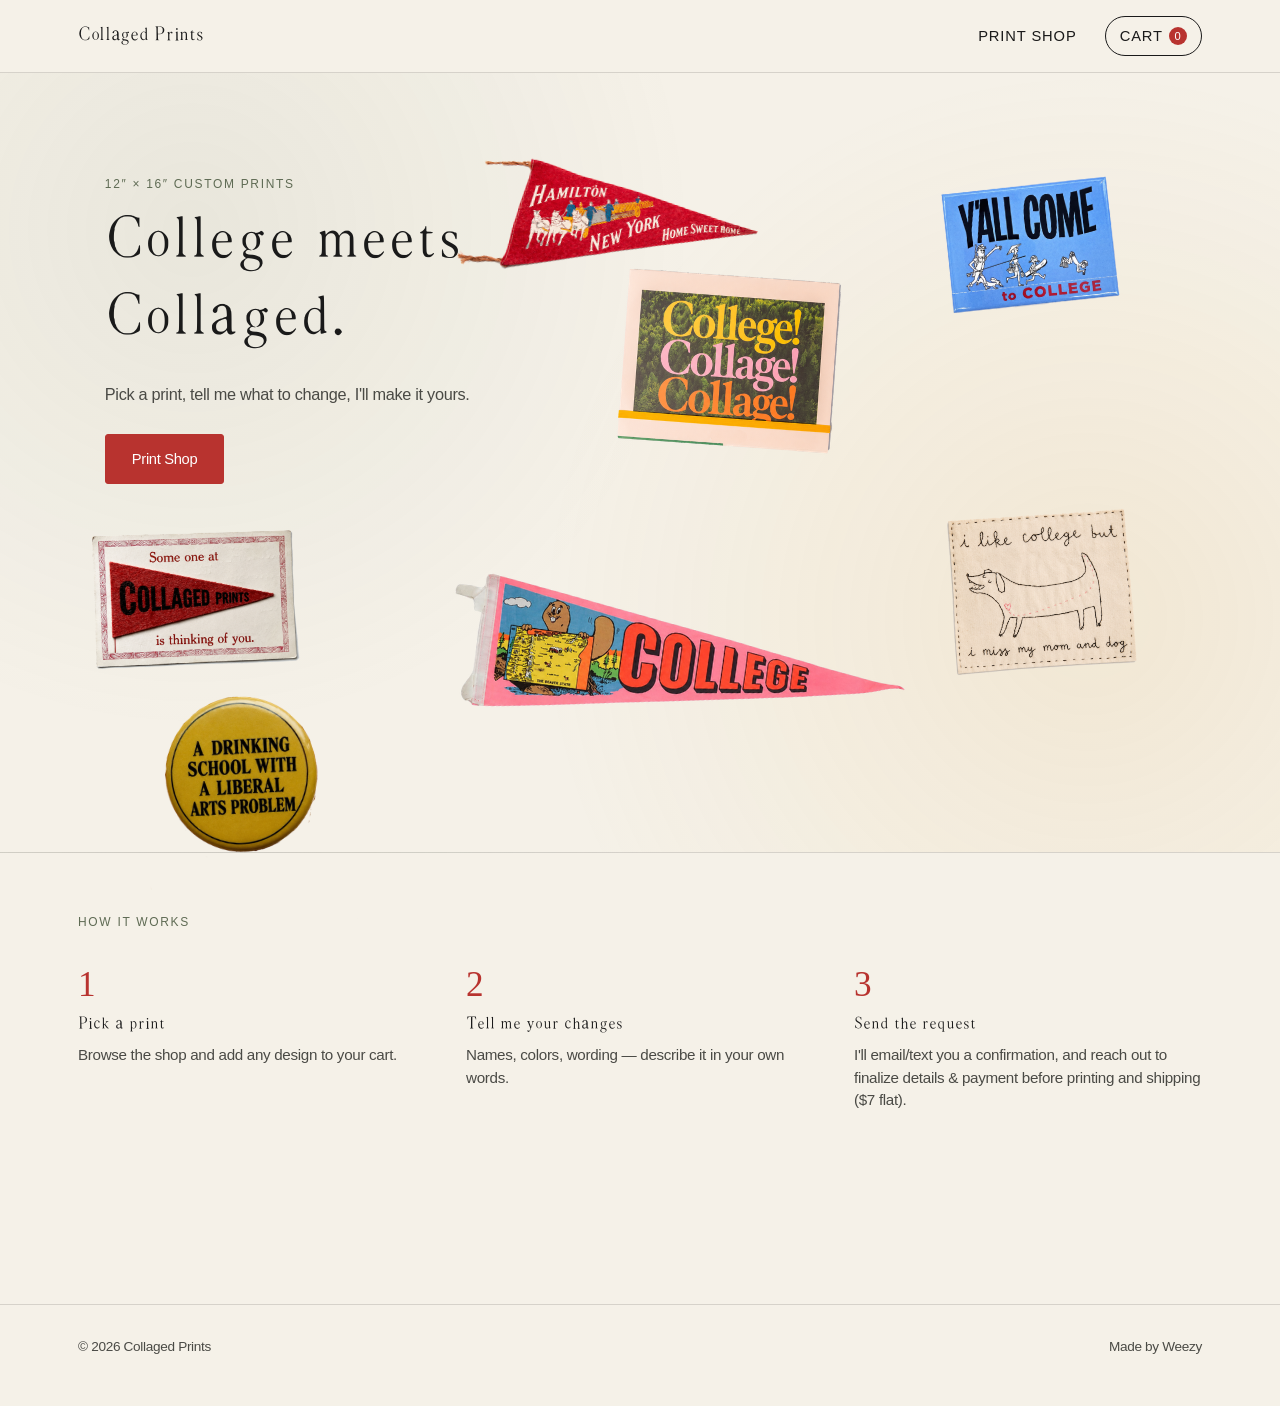
<file: index.html>
<!DOCTYPE html>
<html lang="en">
<head>
<meta charset="UTF-8">
<meta name="viewport" content="width=device-width, initial-scale=1.0">
<title>Collaged Prints — Custom 12×16 Art Prints</title>
<link rel="stylesheet" href="css/styles.css">
<link rel="stylesheet" href="css/home.css">
</head>
<body>

<nav class="site-nav">
  <div class="container">
    <a href="index.html" class="wordmark"><span class="wordmark-line1">Collaged</span> <span class="wordmark-line2">Prints</span></a>
    <ul class="links">
      <li class="nav-shop"><a href="shop.html">Print Shop</a></li>
      <li class="nav-cart"><a href="cart.html" class="cart-link">Cart <span class="cart-count" id="navCartCount">0</span></a></li>
    </ul>
  </div>
</nav>

<div class="home-flow">
<header class="board" id="board">
  <div class="board-intro">
    <p class="eyebrow">12&Prime; × 16&Prime; custom prints</p>
    <h1 class="board-title"><span class="board-title-line1">College meets</span> <span class="board-title-line2">Collaged.</span></h1>
    <p class="board-sub">Pick a print, tell me what to change, I'll make it yours.</p>
    <a href="shop.html" class="btn btn-cherry">Print Shop</a>
  </div>
</header>

<!-- Fixed decorative collage pieces. Swap the src on these <img> tags for
     your own PNGs — drop files into /assets/collage/ and update the paths.
     Overlays the hero on desktop; reflows after "How it works" on phone. -->
<div class="collage-pieces" id="collagePieces">
  <div class="drag-piece piece-dog" style="top:56%; left:74%; width:15%; --r:-4deg;">
    <img src="assets/collage/collage-dog-embroidery.png" alt="">
  </div>
  <div class="drag-piece piece-book" style="top:11%; left:45%; width:24%; --r:4deg;">
    <img src="assets/collage/collage-college-collage-book.png" alt="">
  </div>
  <div class="drag-piece piece-pennant-pink" style="top:57%; left:32%; width:40%; --r:8deg;">
    <img src="assets/collage/collage-college-pennant.png" alt="">
  </div>
  <div class="drag-piece piece-yall" style="top:7%; left:73%; width:15%; --r:-6deg;">
    <img src="assets/collage/collage-yall-come-magnet.png" alt="">
  </div>
  <div class="drag-piece piece-pennant-red" style="top:6%; left:36%; width:25%; --r:11deg;">
    <img src="assets/collage/collage-hamilton-pennant.png" alt="">
  </div>
  <div class="drag-piece piece-button" style="top:73%; left:8%; width:22%; --r:-3deg;">
    <img src="assets/collage/collage-drinking-school-button.png" alt="">
  </div>
  <div class="drag-piece piece-postcard" style="top:56%; left:6%; width:18%; --r:-2deg;">
    <img src="assets/collage/collage-thinking-of-you-postcard.png" alt="">
  </div>
</div>

<section class="how-it-works container">
  <p class="eyebrow">How it works</p>
  <div class="steps">
    <div class="step">
      <span class="step-num display">1</span>
      <h3>Pick a print</h3>
      <p>Browse the shop and add any design to your cart.</p>
    </div>
    <div class="step">
      <span class="step-num display">2</span>
      <h3>Tell me your changes</h3>
      <p>Names, colors, wording — describe it in your own words.</p>
    </div>
    <div class="step">
      <span class="step-num display">3</span>
      <h3>Send the request</h3>
      <p>I'll email/text you a confirmation, and reach out to finalize details &amp; payment before printing and shipping ($7 flat).</p>
    </div>
  </div>
</section>
</div>

<footer class="site-footer">
  <div class="container">
    <span>&copy; <span id="year"></span> Collaged Prints</span>
    <span>Made by Weezy</span>
  </div>
</footer>

<script src="js/cart.js"></script>
<script>document.getElementById('year').textContent = new Date().getFullYear();</script>
</body>
</html>
</file>
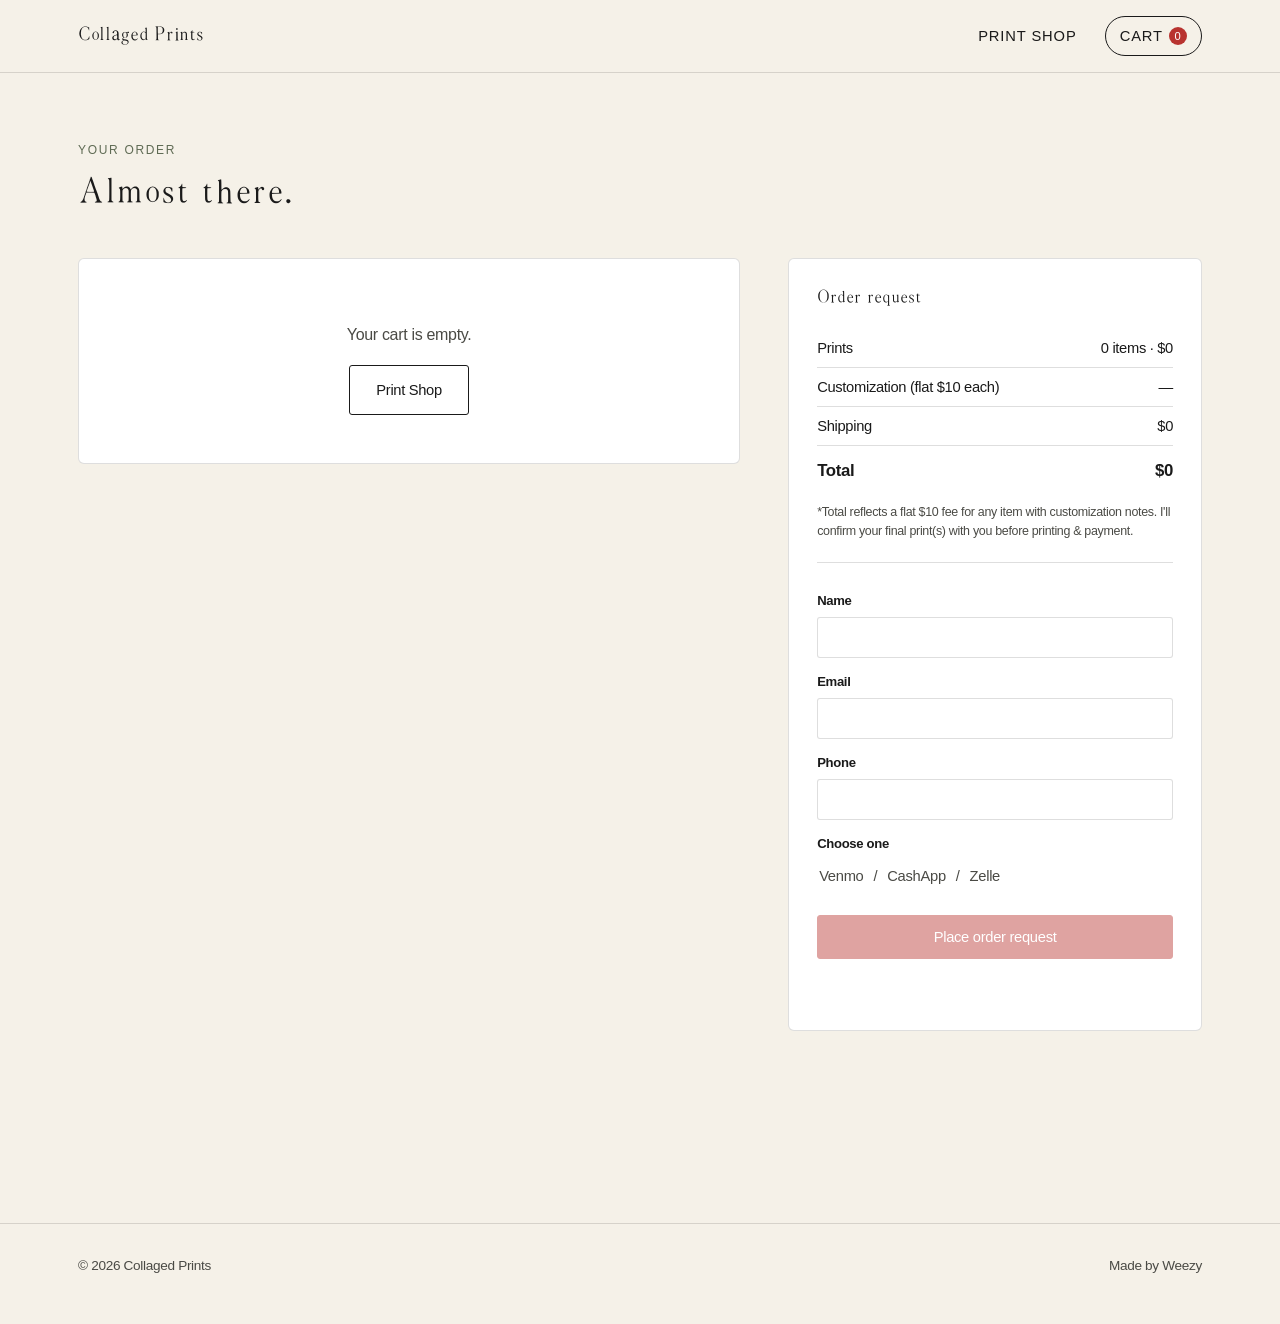
<file: cart.html>
<!DOCTYPE html>
<html lang="en">
<head>
<meta charset="UTF-8">
<meta name="viewport" content="width=device-width, initial-scale=1.0">
<title>Your Cart — Collaged Prints</title>
<link rel="stylesheet" href="css/styles.css">
<link rel="stylesheet" href="css/cart.css">
</head>
<body>

<nav class="site-nav">
  <div class="container">
    <a href="index.html" class="wordmark"><span class="wordmark-line1">Collaged</span> <span class="wordmark-line2">Prints</span></a>
    <ul class="links">
      <li class="nav-shop"><a href="shop.html">Print Shop</a></li>
      <li class="nav-cart"><a href="cart.html" class="cart-link">Cart <span class="cart-count" id="navCartCount">0</span></a></li>
    </ul>
  </div>
</nav>

<header class="cart-hero container">
  <p class="eyebrow">Your order</p>
  <h1>Almost there.</h1>
</header>

<main class="container cart-layout">
  <section class="cart-items" id="cartItems">
    <!-- Rendered by cart-page.js -->
  </section>

  <aside class="cart-summary">
    <h2>Order request</h2>

    <div class="summary-line">
      <span>Prints</span>
      <span id="sumTemplateCount">0 items</span>
    </div>
    <div class="summary-line">
      <span>Customization (flat $10 each)</span>
      <span id="sumCustomization">—</span>
    </div>
    <div class="summary-line">
      <span>Shipping</span>
      <span id="sumShipping">$0</span>
    </div>
    <div class="summary-line summary-total">
      <span>Total</span>
      <span id="sumTotal">$0</span>
    </div>
    <p class="summary-disclaimer">*Total reflects a flat $10 fee for any item with customization notes. I'll confirm your final print(s) with you before printing &amp; payment.</p>

    <form id="contactForm" class="contact-form">
      <label for="custName">Name</label>
      <input type="text" id="custName" name="name" required>

      <label for="custEmail">Email</label>
      <input type="email" id="custEmail" name="email" required>

      <label for="custPhone">Phone</label>
      <input type="tel" id="custPhone" name="phone" required>

      <label class="pay-label">Choose one</label>
      <div class="pay-options" id="payOptions">
        <button type="button" class="pay-option" data-method="Venmo">Venmo</button>
        <span class="pay-sep">/</span>
        <button type="button" class="pay-option" data-method="CashApp">CashApp</button>
        <span class="pay-sep">/</span>
        <button type="button" class="pay-option" data-method="Zelle">Zelle</button>
      </div>

      <button type="submit" class="btn btn-cherry" id="placeOrderBtn">Place order request</button>
      <p class="form-status" id="formStatus" role="status"></p>
    </form>
  </aside>
</main>

<footer class="site-footer">
  <div class="container">
    <span>&copy; <span id="year"></span> Collaged Prints</span>
    <span>Made by Weezy</span>
  </div>
</footer>

<script src="js/cart.js"></script>
<script src="js/cart-page.js"></script>
<script>document.getElementById('year').textContent = new Date().getFullYear();</script>
</body>
</html>
</file>
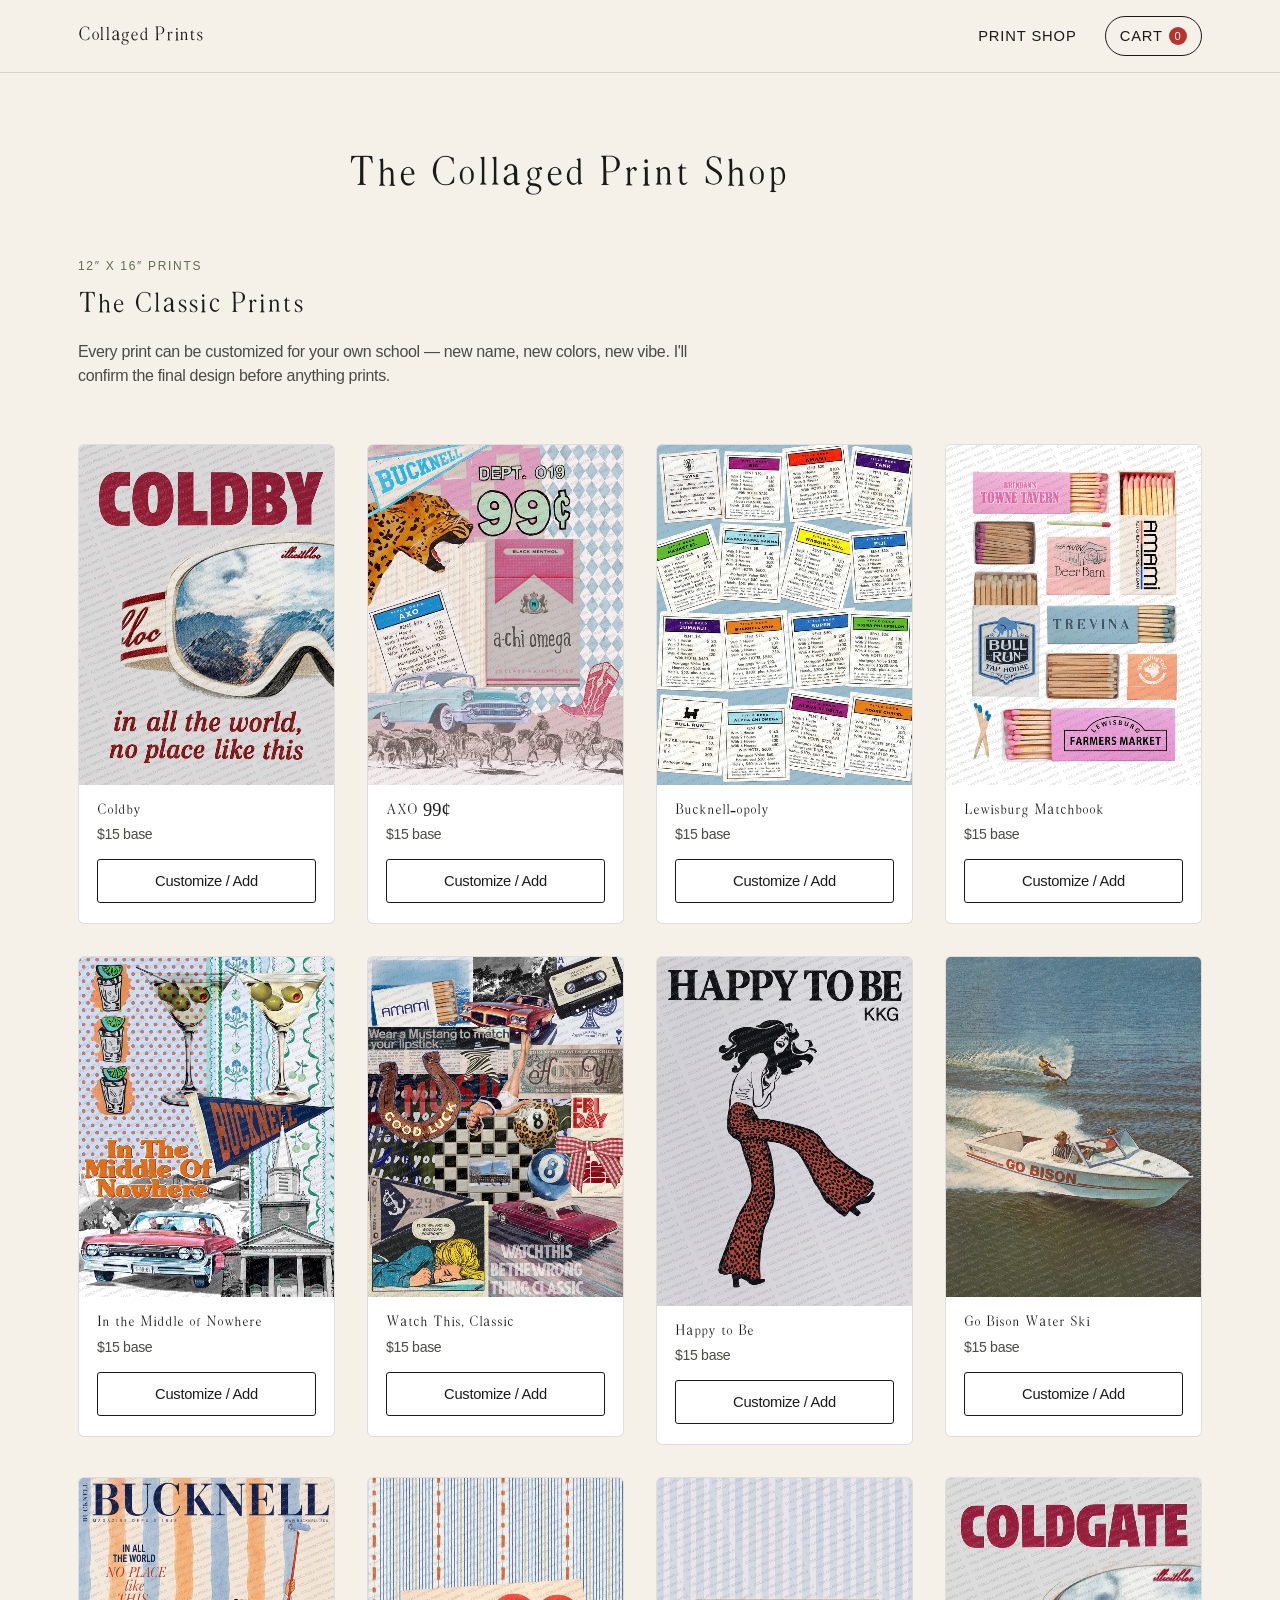
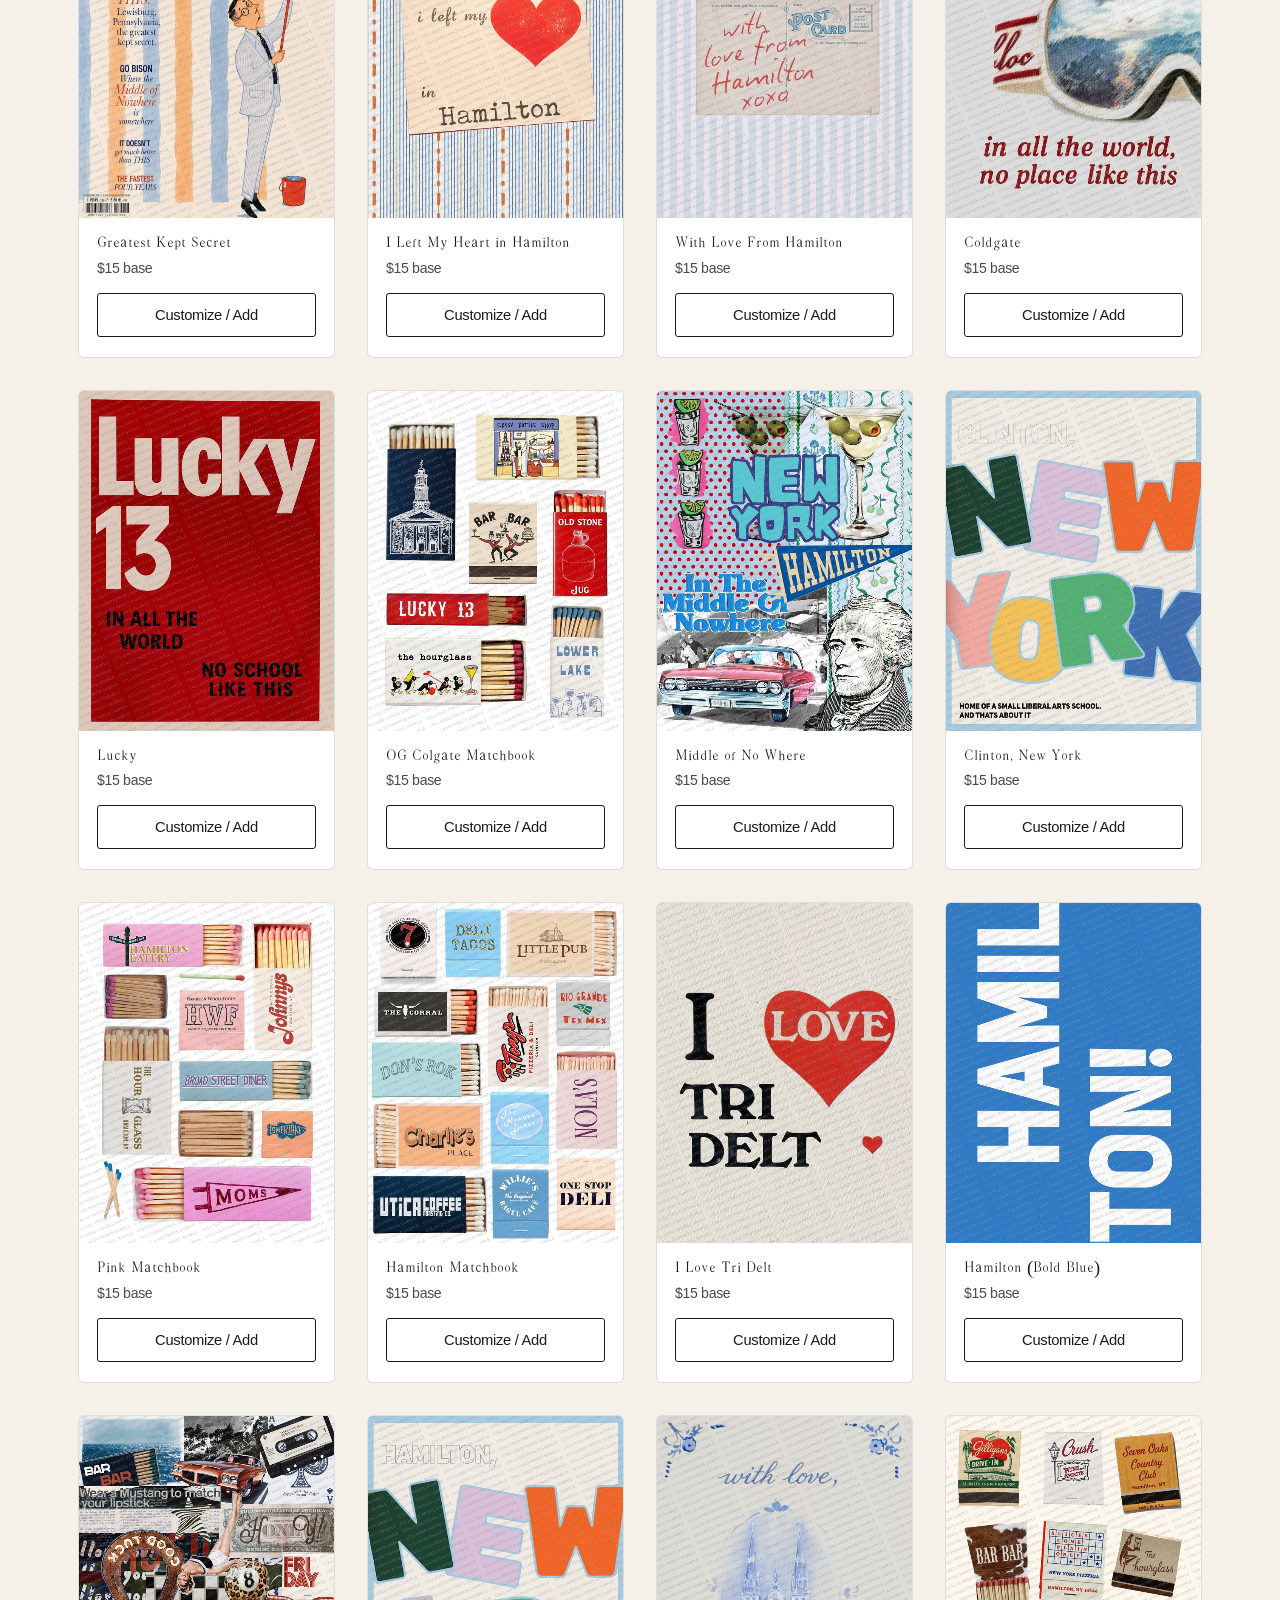
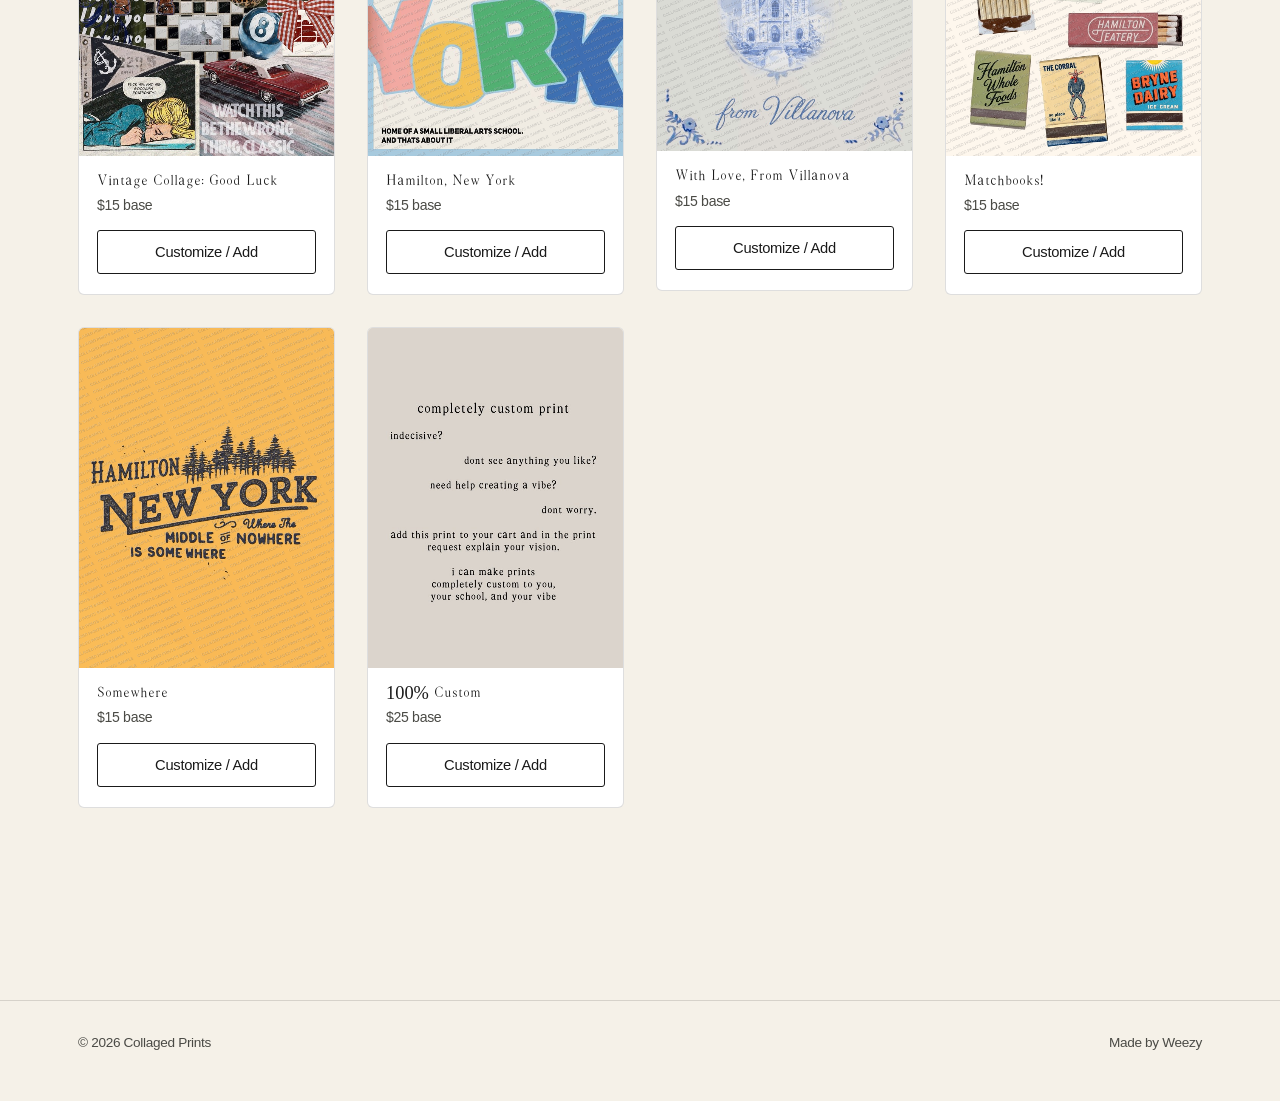
<file: shop.html>
<!DOCTYPE html>
<html lang="en">
<head>
<meta charset="UTF-8">
<meta name="viewport" content="width=device-width, initial-scale=1.0">
<title>Shop Prints — Collaged Prints</title>
<link rel="stylesheet" href="css/styles.css">
<link rel="stylesheet" href="css/shop.css">
</head>
<body>

<nav class="site-nav">
  <div class="container">
    <a href="index.html" class="wordmark"><span class="wordmark-line1">Collaged</span> <span class="wordmark-line2">Prints</span></a>
    <ul class="links">
      <li class="nav-shop"><a href="shop.html">Print Shop</a></li>
      <li class="nav-cart"><a href="cart.html" class="cart-link">Cart <span class="cart-count" id="navCartCount">0</span></a></li>
    </ul>
  </div>
</nav>

<header class="shop-hero container">
  <h1>The Collaged Print Shop</h1>
</header>

<main class="container">
  <section class="main-grid-section">
    <p class="eyebrow">12&Prime; X 16&Prime; PRINTS</p>
    <h2>The Classic Prints</h2>
    <p class="shop-sub">Every print can be customized for your own school &mdash; new name, new colors, new vibe. I'll confirm the final design before anything prints.</p>
    <div class="template-grid" id="templateGrid">
      <!-- Template cards are rendered by shop.js, watermarked on canvas -->
    </div>
  </section>
</main>

<!-- ---------- Add-to-cart modal ---------- -->
<div class="modal-backdrop" id="modalBackdrop">
  <div class="modal" role="dialog" aria-modal="true" aria-labelledby="modalTitle">
    <button class="modal-close" id="modalClose" aria-label="Close">&times;</button>
    <div class="modal-preview">
      <canvas id="modalCanvas"></canvas>
    </div>
    <div class="modal-body">
      <p class="eyebrow" id="modalEyebrow">Print</p>
      <h2 id="modalTitle">Botanical No. 1</h2>
      <p class="modal-price" id="modalPrice">$15 base &middot; +$10 to customize</p>
      <label class="as-is-check" id="modalAsIsWrapper">
        <input type="checkbox" id="modalAsIs">
        <span>As is, no changes &mdash; skip the customization fee</span>
      </label>
      <label class="modal-label" id="modalQuestionLabel" for="modalCustomization">What would you like changed?</label>
      <textarea id="modalCustomization" rows="4" placeholder="e.g. change the school to Collaged University, make the background pink..."></textarea>
      <p class="modal-hint" id="modalHint">Describe everything you'd like different from the print shown. I'll review your note and confirm the final price before printing.</p>
      <button class="btn btn-cherry" id="modalAddBtn">Add to cart</button>
    </div>
  </div>
</div>

<footer class="site-footer">
  <div class="container">
    <span>&copy; <span id="year"></span> Collaged Prints</span>
    <span>Made by Weezy</span>
  </div>
</footer>

<script src="js/cart.js"></script>
<script src="js/watermark.js"></script>
<script src="js/shop.js"></script>
<script>document.getElementById('year').textContent = new Date().getFullYear();</script>
</body>
</html>
</file>
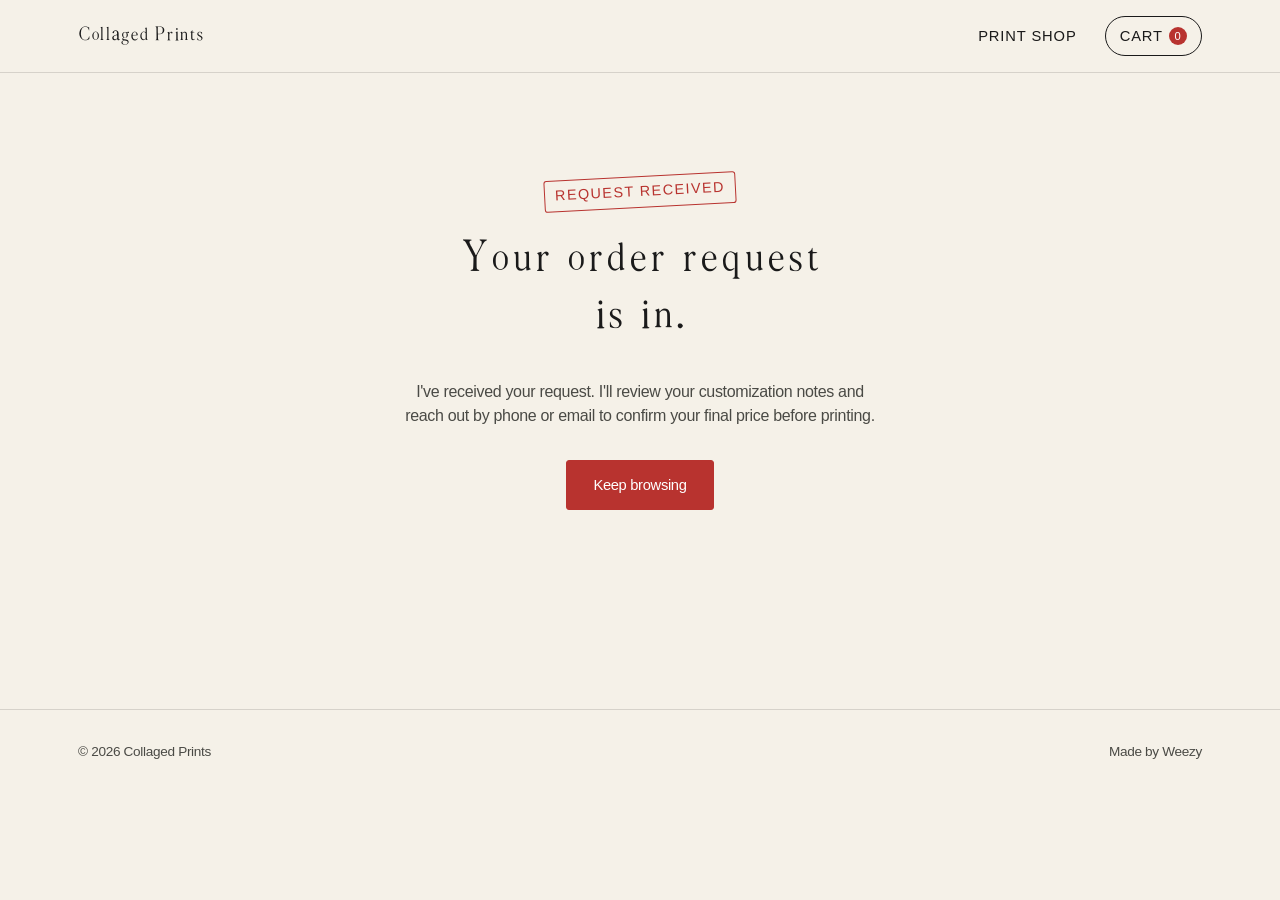
<file: thank-you.html>
<!DOCTYPE html>
<html lang="en">
<head>
<meta charset="UTF-8">
<meta name="viewport" content="width=device-width, initial-scale=1.0">
<title>Request Received — Collaged Prints</title>
<link rel="stylesheet" href="css/styles.css">
<style>
  .thanks {
    min-height: 60vh;
    display: flex;
    flex-direction: column;
    align-items: center;
    justify-content: center;
    text-align: center;
    padding: 80px 28px;
  }
  .thanks .stamp { margin-bottom: 24px; font-size: 0.9rem; }
  .thanks h1 { font-size: clamp(2.2rem, 5vw, 3.4rem); margin-bottom: 18px; }
  .thanks p { max-width: 480px; color: var(--color-ink-soft); margin-bottom: 32px; }
</style>
</head>
<body>

<nav class="site-nav">
  <div class="container">
    <a href="index.html" class="wordmark"><span class="wordmark-line1">Collaged</span> <span class="wordmark-line2">Prints</span></a>
    <ul class="links">
      <li class="nav-shop"><a href="shop.html">Print Shop</a></li>
      <li class="nav-cart"><a href="cart.html" class="cart-link">Cart <span class="cart-count" id="navCartCount">0</span></a></li>
    </ul>
  </div>
</nav>

<section class="thanks">
  <span class="stamp">Request received</span>
  <h1>Your order request<br>is in.</h1>
  <p>I've received your request. I'll review your customization notes and reach out by phone or email to confirm your final price before printing.</p>
  <a href="shop.html" class="btn btn-cherry">Keep browsing</a>
</section>

<footer class="site-footer">
  <div class="container">
    <span>&copy; <span id="year"></span> Collaged Prints</span>
    <span>Made by Weezy</span>
  </div>
</footer>

<script src="js/cart.js"></script>
<script>document.getElementById('year').textContent = new Date().getFullYear();</script>
</body>
</html>
</file>
<file: css/styles.css>
/* ===========================================================
   Collaged Prints — Design Tokens
   Vibe: eclectic-chic vintage collage, curated not cluttered
   =========================================================== */

@font-face {
  font-family: 'Collage Serif';
  src: url('../fonts/SerifForWebsite-Regular.ttf') format('truetype');
  font-weight: 400;
  font-style: normal;
  font-display: swap;
}

:root {
  /* Color tokens */
  --color-cream: #F5F1E8;
  --color-cream-dark: #EBE4D3;
  --color-sage: #7C8B6F;
  --color-sage-dark: #5F6B54;
  --color-cherry: #B8332F;
  --color-mustard: #D9A441;
  --color-ink: #1A1A1A;
  --color-ink-soft: #4A4A45;
  --color-white: #FFFFFF;
  --color-line: rgba(26, 26, 26, 0.14);

  /* Type */
  --font-display: 'Collage Serif', 'Georgia', serif;
  --font-body: 'Arial', 'Helvetica Neue', Helvetica, sans-serif;
  --tracking-tight: -0.02em;
  --tracking-tighter: -0.035em;

  /* Layout */
  --radius-sm: 3px;
  --radius-md: 6px;
  --shadow-card: none;
  --shadow-drag: none;
  --max-width: 1180px;
}

* { box-sizing: border-box; }

html {
  scroll-behavior: smooth;
}

body {
  margin: 0;
  background: var(--color-cream);
  color: var(--color-ink);
  font-family: var(--font-body);
  letter-spacing: var(--tracking-tight);
  line-height: 1.5;
  -webkit-font-smoothing: antialiased;
}

h1, h2, h3, .display {
  font-family: var(--font-display);
  letter-spacing: 0;
  font-weight: 400;
  line-height: 1.05;
  margin: 0;
  color: var(--color-ink);
}

a {
  color: inherit;
}

img { max-width: 100%; display: block; }

button {
  font-family: var(--font-body);
  letter-spacing: var(--tracking-tight);
  cursor: pointer;
}

/* Visible keyboard focus everywhere */
a:focus-visible,
button:focus-visible,
input:focus-visible,
textarea:focus-visible,
[tabindex]:focus-visible {
  outline: 2px solid var(--color-cherry);
  outline-offset: 3px;
}

.container {
  max-width: var(--max-width);
  margin: 0 auto;
  padding: 0 28px;
}

/* ---------------- Nav ---------------- */

.site-nav {
  position: sticky;
  top: 0;
  z-index: 50;
  background: var(--color-cream);
  border-bottom: 1px solid var(--color-line);
}

.site-nav .container {
  display: flex;
  align-items: center;
  justify-content: space-between;
  padding-top: 16px;
  padding-bottom: 16px;
}

.site-nav .wordmark {
  font-family: var(--font-display);
  font-size: 1.5rem;
  text-decoration: none;
}

.site-nav .links {
  display: flex;
  gap: 28px;
  align-items: center;
  list-style: none;
  margin: 0;
  padding: 0;
}

.site-nav .links a {
  text-decoration: none;
  font-size: 0.92rem;
  text-transform: uppercase;
  letter-spacing: 0.06em;
}

.site-nav .cart-link {
  display: inline-flex;
  align-items: center;
  gap: 6px;
  border: 1px solid var(--color-ink);
  padding: 8px 14px;
  border-radius: 999px;
  text-decoration: none;
  font-size: 0.85rem;
}

.cart-count {
  background: var(--color-cherry);
  color: var(--color-white);
  border-radius: 999px;
  min-width: 18px;
  height: 18px;
  display: inline-flex;
  align-items: center;
  justify-content: center;
  font-size: 0.7rem;
  padding: 0 4px;
}

/* ---------------- Footer ---------------- */

.site-footer {
  border-top: 1px solid var(--color-line);
  margin-top: 96px;
  padding: 32px 0 48px;
  font-size: 0.85rem;
  color: var(--color-ink-soft);
}

.site-footer .container {
  display: flex;
  justify-content: space-between;
  flex-wrap: wrap;
  gap: 12px;
}

/* ---------------- Buttons ---------------- */

.btn {
  display: inline-flex;
  align-items: center;
  justify-content: center;
  gap: 8px;
  padding: 13px 26px;
  border-radius: var(--radius-sm);
  border: 1px solid var(--color-ink);
  background: var(--color-ink);
  color: var(--color-cream);
  font-size: 0.92rem;
  text-decoration: none;
  transition: transform 0.15s ease, box-shadow 0.15s ease;
}

.btn:hover { transform: translateY(-1px); }

.btn-outline {
  background: transparent;
  color: var(--color-ink);
}

.btn-cherry {
  background: var(--color-cherry);
  border-color: var(--color-cherry);
  color: var(--color-white);
}

.btn:disabled {
  opacity: 0.45;
  cursor: not-allowed;
  transform: none;
  box-shadow: none;
}

/* ---------------- Utility ---------------- */

.eyebrow {
  text-transform: uppercase;
  letter-spacing: 0.14em;
  font-size: 0.75rem;
  color: var(--color-sage-dark);
}

.stamp {
  display: inline-block;
  border: 1.5px solid var(--color-cherry);
  color: var(--color-cherry);
  padding: 4px 10px;
  border-radius: 3px;
  font-size: 0.72rem;
  text-transform: uppercase;
  letter-spacing: 0.1em;
  transform: rotate(-3deg);
}

.as-is-check {
  display: flex;
  align-items: flex-start;
  gap: 8px;
  font-size: 0.85rem;
  color: var(--color-ink-soft);
  margin: 4px 0 16px;
  cursor: pointer;
}

.as-is-check input[type="checkbox"] {
  margin-top: 2px;
  accent-color: var(--color-cherry);
  cursor: pointer;
}

.as-is-check span {
  line-height: 1.4;
}

@media (max-width: 720px) {
  .site-nav .links { gap: 16px; }
}

@media (max-width: 480px) {
  .site-nav .container {
    display: grid;
    grid-template-columns: 1fr auto 1fr;
    align-items: center;
    gap: 8px;
  }
  .site-nav .wordmark {
    grid-column: 1;
    justify-self: start;
    text-align: left;
    font-size: 1.05rem;
    line-height: 1.15;
  }
  .site-nav .wordmark .wordmark-line1,
  .site-nav .wordmark .wordmark-line2 {
    display: block;
  }
  .site-nav .links {
    display: contents;
  }
  .site-nav .links li.nav-shop {
    grid-column: 2;
    justify-self: center;
  }
  .site-nav .links li.nav-cart {
    grid-column: 3;
    justify-self: end;
  }
  .site-nav .links a { font-size: 0.736rem; white-space: nowrap; }
  .site-nav .cart-link { font-size: 0.68rem; padding: 6px 10px; white-space: nowrap; }
}
</file>
<file: css/home.css>
/* Wraps .board, .collage-pieces, and .how-it-works so we can reorder them
   on mobile without affecting desktop (order only changes in the mobile
   media query below; at all other widths this is a plain block stack). */
.home-flow {
  display: block;
}

.board {
  position: relative;
  min-height: 780px;
  border-bottom: 1px solid var(--color-line);
  background:
    radial-gradient(circle at 15% 20%, rgba(124,139,111,0.10), transparent 40%),
    radial-gradient(circle at 85% 70%, rgba(217,164,65,0.12), transparent 45%),
    var(--color-cream);
}

.board-intro {
  position: relative;
  z-index: 1;
  max-width: 560px;
  padding: 90px 28px 40px;
  margin: 0 auto 0 6%;
}

@media (max-width: 900px) {
  .board-intro { margin: 0 auto; padding: 64px 24px 24px; text-align: center; }
}

.board-title {
  font-size: clamp(2.6rem, 6vw, 4.6rem);
}

.board-title-line1,
.board-title-line2 {
  display: block;
}

.board-sub {
  margin: 22px 0 28px;
  color: var(--color-ink-soft);
  font-size: 1.02rem;
  max-width: 440px;
}

@media (max-width: 900px) {
  .board-sub { margin-left: auto; margin-right: auto; }
}

@media (max-width: 480px) {
  .board-title-line1,
  .board-title-line2 {
    display: inline;
  }
  .board-title {
    font-size: clamp(1.6rem, 7.5vw, 2.2rem);
  }
  .board-sub {
    font-size: 0.8rem;
    padding: 0 6px;
  }
}

/* Collage pieces — its own section now, overlaid on top of the hero via a
   negative top margin on desktop (so it visually sits over .board without
   needing to be nested inside it — that's what lets us reorder it after
   "How it works" on mobile without restructuring anything else). */
.collage-pieces {
  position: relative;
  height: 780px;
  margin-top: -780px;
  pointer-events: none; /* decorative only, never blocks clicks to the button beneath */
}

.drag-piece {
  position: absolute;
  transform: rotate(var(--r, 0deg));
}

.drag-piece img {
  border-radius: 0;
  width: 100%;
  pointer-events: none;
  user-select: none;
}

/* Between phone and full desktop widths, the scattered absolute positions
   don't reflow safely against the centered text column — rather than
   risk overlap, just hide the decorative pieces in this range. Full
   collage shows at desktop width; phone gets its own safe stacked layout
   below. */
@media (min-width: 481px) and (max-width: 900px) {
  .collage-pieces { display: none; }
  .board { min-height: 0; padding-bottom: 40px; }
}

/* Phone: reorder to appear AFTER "How it works", switch to normal document
   flow with its own fixed height, and use measured fixed-pixel top
   positions (percentages get thrown off by the nav bar height at this
   breakpoint) while left/width stay as percentages of viewport width. */
@media (max-width: 480px) {
  .home-flow {
    display: flex;
    flex-direction: column;
  }
  .board { order: 1; min-height: 0; }
  .how-it-works { order: 2; padding-top: 16px; }
  .board-intro { padding-bottom: 8px; }
  .collage-pieces {
    order: 3;
    height: 960px;
    margin-top: 0;
    padding-top: 24px;
  }

  .piece-postcard     { top: 304px !important; left: 0%   !important; width: 45% !important; --r: -3deg; }
  .piece-book         { top: 273px !important; left: 48%  !important; width: 45% !important; --r: 4deg; }
  .piece-pennant-red  { top: 456px !important; left: 0%   !important; width: 40% !important; --r: 10deg; }
  .piece-dog          { top: 456px !important; left: 58%  !important; width: 37% !important; --r: -4deg; }
  .piece-button       { top: 589px !important; left: 27.5% !important; width: 45% !important; --r: -2deg; }
  .piece-yall         { top: 788px !important; left: 4%   !important; width: 46% !important; --r: -5deg; }
  .piece-pennant-pink { top: 826px !important; left: 52%  !important; width: 48% !important; --r: 8deg; }
}

/* ---------------- How it works ---------------- */

.how-it-works {
  padding: 48px 28px 96px;
}

.steps {
  display: grid;
  grid-template-columns: repeat(3, 1fr);
  gap: 40px;
  margin-top: 36px;
}

@media (max-width: 780px) {
  .steps { grid-template-columns: 1fr; gap: 32px; }
}

.step-num {
  font-size: 2.2rem;
  color: var(--color-cherry);
}

.step h3 {
  font-size: 1.3rem;
  margin: 10px 0 8px;
}

.step p {
  color: var(--color-ink-soft);
  font-size: 0.95rem;
  margin: 0;
}

.custom-print-btn {
  display: inline-block;
  margin-top: 16px;
  font-size: 0.85rem;
  padding: 10px 20px;
}
</file>
<file: css/cart.css>
.cart-hero {
  padding: 56px 28px 8px;
}

.cart-hero h1 {
  font-size: clamp(2rem, 4vw, 2.8rem);
  margin-top: 8px;
}

.cart-layout {
  display: grid;
  grid-template-columns: 1.6fr 1fr;
  gap: 48px;
  padding: 32px 28px 96px;
  align-items: start;
}

@media (max-width: 860px) {
  .cart-layout { grid-template-columns: 1fr; }
}

.cart-items {
  display: flex;
  flex-direction: column;
  gap: 20px;
}

.empty-cart {
  background: var(--color-white);
  border-radius: var(--radius-md);
  border: 1px solid var(--color-line);
  padding: 48px;
  text-align: center;
}

.empty-cart p { margin-bottom: 18px; color: var(--color-ink-soft); }

.cart-item {
  position: relative;
  display: grid;
  grid-template-columns: 110px 1fr;
  gap: 18px;
  background: var(--color-white);
  border-radius: var(--radius-md);
  border: 1px solid var(--color-line);
  padding: 18px;
}

.cart-item-thumb {
  width: 110px;
  height: 140px;
  object-fit: cover;
  border-radius: var(--radius-sm);
  background: var(--color-cream-dark);
}

.cart-item-body h3 {
  font-size: 1.1rem;
  margin-bottom: 2px;
}

.cart-item-price {
  color: var(--color-ink-soft);
  font-size: 0.85rem;
  margin: 0 0 10px;
}

.cart-item-label {
  display: block;
  font-size: 0.8rem;
  font-weight: bold;
  margin-bottom: 6px;
}

.cart-item-note {
  width: 100%;
  padding: 10px 12px;
  border: 1px solid var(--color-line);
  border-radius: var(--radius-sm);
  font-family: var(--font-body);
  font-size: 0.9rem;
  resize: vertical;
  background: var(--color-cream);
}

.cart-item-remove {
  position: absolute;
  top: 10px;
  right: 12px;
  background: none;
  border: none;
  font-size: 1.4rem;
  color: var(--color-ink-soft);
  line-height: 1;
}

.cart-item-remove:hover { color: var(--color-cherry); }

/* ---------------- Summary ---------------- */

.cart-summary {
  background: var(--color-white);
  border-radius: var(--radius-md);
  border: 1px solid var(--color-line);
  padding: 28px;
  position: sticky;
  top: 92px;
}

.cart-summary h2 {
  font-size: 1.4rem;
  margin-bottom: 18px;
}

.summary-line {
  display: flex;
  justify-content: space-between;
  font-size: 0.92rem;
  padding: 8px 0;
  border-bottom: 1px solid var(--color-line);
}

.summary-total {
  font-weight: bold;
  font-size: 1.05rem;
  border-bottom: none;
  padding-top: 12px;
}

.summary-disclaimer {
  font-size: 0.78rem;
  color: var(--color-ink-soft);
  margin: 12px 0 22px;
  line-height: 1.5;
}

.contact-form {
  display: flex;
  flex-direction: column;
  gap: 6px;
  border-top: 1px solid var(--color-line);
  padding-top: 20px;
}

.contact-form label {
  font-size: 0.82rem;
  font-weight: bold;
  margin-top: 8px;
}

.contact-form input {
  padding: 11px 12px;
  border: 1px solid var(--color-line);
  border-radius: var(--radius-sm);
  font-family: var(--font-body);
  font-size: 0.95rem;
}

.contact-form .btn {
  margin-top: 18px;
  width: 100%;
}

.pay-label {
  font-size: 0.82rem;
  font-weight: bold;
  color: var(--color-ink);
  margin-top: 10px;
  display: block;
}

.pay-options {
  display: flex;
  align-items: center;
  gap: 8px;
  margin: 6px 0 4px;
  font-size: 0.92rem;
}

.pay-option {
  background: none;
  border: none;
  padding: 3px 2px;
  font-family: var(--font-body);
  font-size: 0.92rem;
  color: var(--color-ink-soft);
  cursor: pointer;
  transition: color 0.12s ease;
}

.pay-option:hover {
  color: var(--color-cherry);
}

.pay-option.selected {
  color: var(--color-cherry);
  font-weight: bold;
  text-decoration: underline;
}

.pay-sep {
  color: var(--color-ink-soft);
}

.form-status {
  font-size: 0.82rem;
  color: var(--color-cherry);
  margin-top: 10px;
  min-height: 1em;
}
</file>
<file: css/shop.css>
.shop-hero {
  padding: 64px 28px 12px;
  max-width: 640px;
}

.shop-hero h1 {
  font-size: clamp(2.2rem, 4.5vw, 3.2rem);
  margin: 12px 0 18px;
}

.shop-sub {
  color: var(--color-ink-soft);
  font-size: 1rem;
}

.template-grid {
  display: grid;
  grid-template-columns: repeat(auto-fill, minmax(230px, 1fr));
  align-items: start;
  gap: 32px;
  padding: 40px 0 96px;
}

@media (max-width: 480px) {
  .template-grid {
    grid-template-columns: repeat(3, 1fr);
    gap: 10px;
    padding: 24px 0 64px;
  }
  .tpl-info {
    padding: 8px 8px 12px;
  }
  .tpl-info h3 {
    font-size: 0.72rem;
    line-height: 1.2;
    height: 1.2em;
    margin-bottom: 2px;
    white-space: nowrap;
    overflow: hidden;
    text-overflow: ellipsis;
  }
  .tpl-price {
    font-size: 0.66rem;
    margin: 0 0 6px;
  }
  .tpl-add {
    font-size: 0.68rem;
    padding: 8px 4px;
  }
}

.main-grid-section h2 {
  font-size: clamp(1.6rem, 3vw, 2.2rem);
  margin: 8px 0 12px;
}

.main-grid-section {
  padding-top: 12px;
}

.main-grid-section > .eyebrow,
.main-grid-section > h2,
.main-grid-section > .shop-sub {
  max-width: 640px;
}

.tpl-card {
  background: var(--color-white);
  border-radius: var(--radius-md);
  border: 1px solid var(--color-line);
  overflow: hidden;
  transition: transform 0.15s ease;
}

.tpl-card:hover { border-color: var(--color-ink); }

.tpl-thumb {
  background: var(--color-cream-dark);
  overflow: hidden;
  display: flex;
}

.tpl-thumb canvas {
  width: 100%;
  height: auto;
  display: block;
}

.tpl-info {
  padding: 16px 18px 20px;
}

.tpl-info h3 {
  font-size: 1.15rem;
  margin-bottom: 4px;
}

.tpl-price {
  color: var(--color-ink-soft);
  font-size: 0.88rem;
  margin: 0 0 14px;
}

.tpl-add {
  width: 100%;
}

/* ---------------- Modal ---------------- */

.modal-backdrop {
  position: fixed;
  inset: 0;
  background: rgba(26, 26, 26, 0.55);
  display: none;
  align-items: center;
  justify-content: center;
  padding: 24px;
  z-index: 100;
}

.modal-backdrop.open { display: flex; }

.modal {
  position: relative;
  background: var(--color-cream);
  border-radius: var(--radius-md);
  border: 1px solid var(--color-line);
  max-width: 780px;
  width: 100%;
  max-height: 90vh;
  overflow-y: auto;
  display: grid;
  grid-template-columns: 1fr 1fr;
}

@media (max-width: 700px) {
  .modal { grid-template-columns: 1fr; }
}

.modal-preview {
  background: var(--color-cream-dark);
  display: flex;
  align-items: center;
  justify-content: center;
  padding: 20px;
}

.modal-preview canvas {
  max-width: 100%;
  max-height: 60vh;
  border-radius: var(--radius-sm);
}

.modal-body {
  padding: 32px;
}

.modal-price {
  color: var(--color-ink-soft);
  margin: 6px 0 20px;
}

.modal-label {
  display: block;
  font-size: 0.85rem;
  margin-bottom: 8px;
  font-weight: bold;
}

#modalCustomization {
  width: 100%;
  padding: 12px 14px;
  border: 1px solid var(--color-line);
  border-radius: var(--radius-sm);
  font-family: var(--font-body);
  font-size: 0.95rem;
  resize: vertical;
  background: var(--color-white);
}

.modal-hint {
  font-size: 0.8rem;
  color: var(--color-ink-soft);
  margin: 10px 0 22px;
}

.modal-close {
  position: absolute;
  top: 12px;
  right: 16px;
  background: none;
  border: none;
  font-size: 1.6rem;
  line-height: 1;
  color: var(--color-ink-soft);
  z-index: 5;
}
</file>
